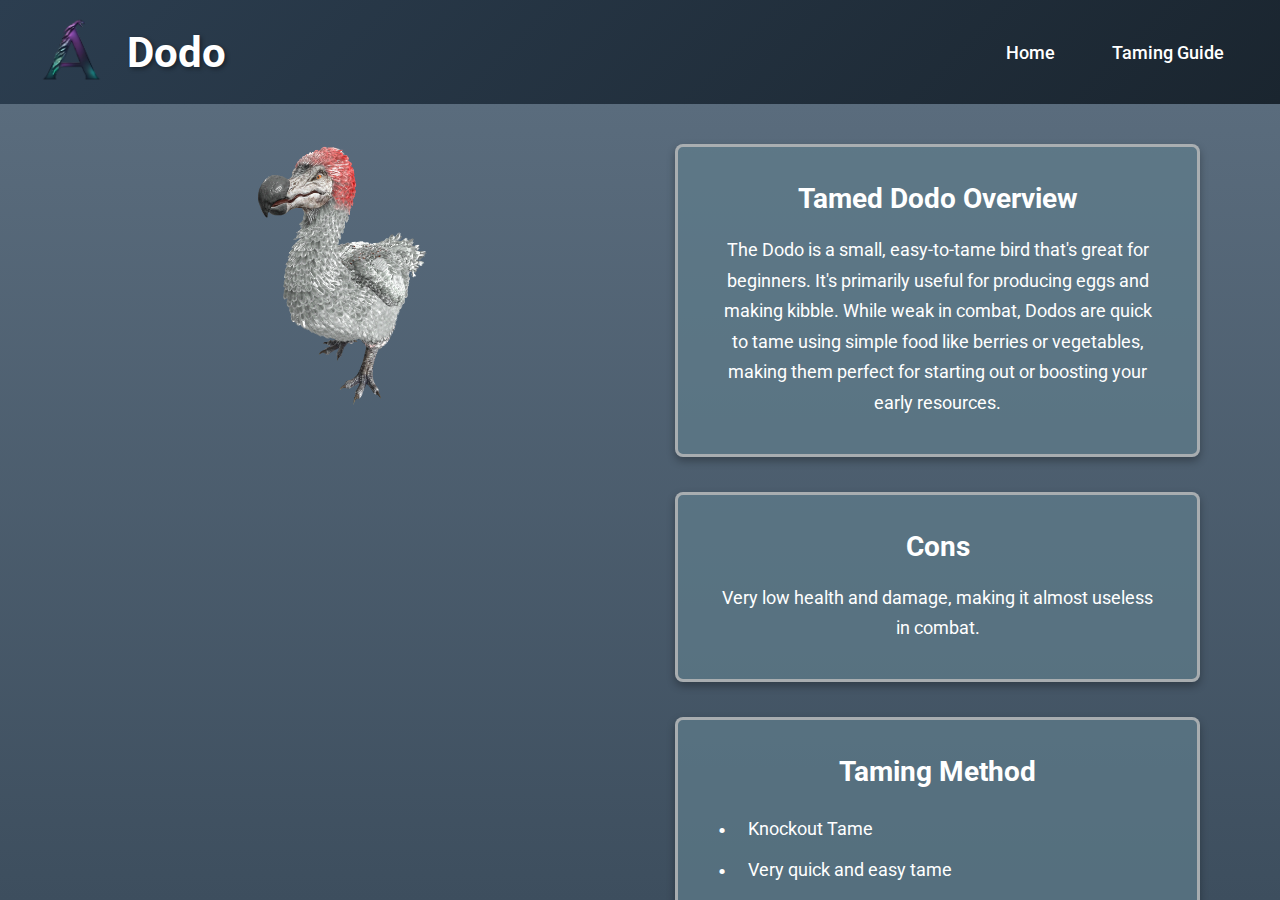
<file: dodo.html>
<!DOCTYPE html>
<html lang="en">
<head>
  <meta charset="UTF-8">
  <meta name="viewport" content="width=device-width, initial-scale=1.0">
  <meta name="description" content="Dodo taming guide for ARK: Survival Evolved. Learn how to tame a Dodo, its strengths, weaknesses, and best uses.">
  <meta name="keywords" content="Dodo, ARK Dodo, tame Dodo, Dodo ARK guide">
  <title>Dodo - ARK Spyglass</title>
  <link rel="stylesheet" href="style.css">
</head>
<body>
<!-- Header -->
<div class="header">
  <a href="index.html">
    <img src="image_4.png" alt="ARK Logo" class="logo">
  </a>
  <h1 class="header-title">Dodo</h1> 
  <nav class="header-nav">
    <a href="index.html">Home</a>
    <a href="taming-guide.html">Taming Guide</a>
  </nav>
</div>

  <!-- Detail Page -->
  <div class="detail-content">
    <div class="detail-layout">
      <!-- Image -->
      <div class="detail-left">
        <img src="image_5.png" alt="Dodo" class="dino-image">
        <div class="image-space"></div>
      </div>
      
      <!-- All Text Boxes -->
      <div class="detail-right">
        <div class="info-box">
          <h2>Tamed Dodo Overview</h2>
          <p>The Dodo is a small, easy-to-tame bird that's great for beginners. It's primarily useful for producing eggs and making kibble. While weak in combat, Dodos are quick to tame using simple food like berries or vegetables, making them perfect for starting out or boosting your early resources.</p>
        </div>
        
        <div class="info-box">
          <h2>Cons</h2>
          <p>Very low health and damage, making it almost useless in combat.</p>
        </div>
        
        <div class="info-box">
          <h2>Taming Method</h2>
          <ul>
            <li>Knockout Tame</li>
            <li>Very quick and easy tame</li>
            <li>Mejoberry</li>
          </ul>
        </div>
      </div>
    </div>
  </div>
</body>
<script src="search.js"></script>
</html>
</file>
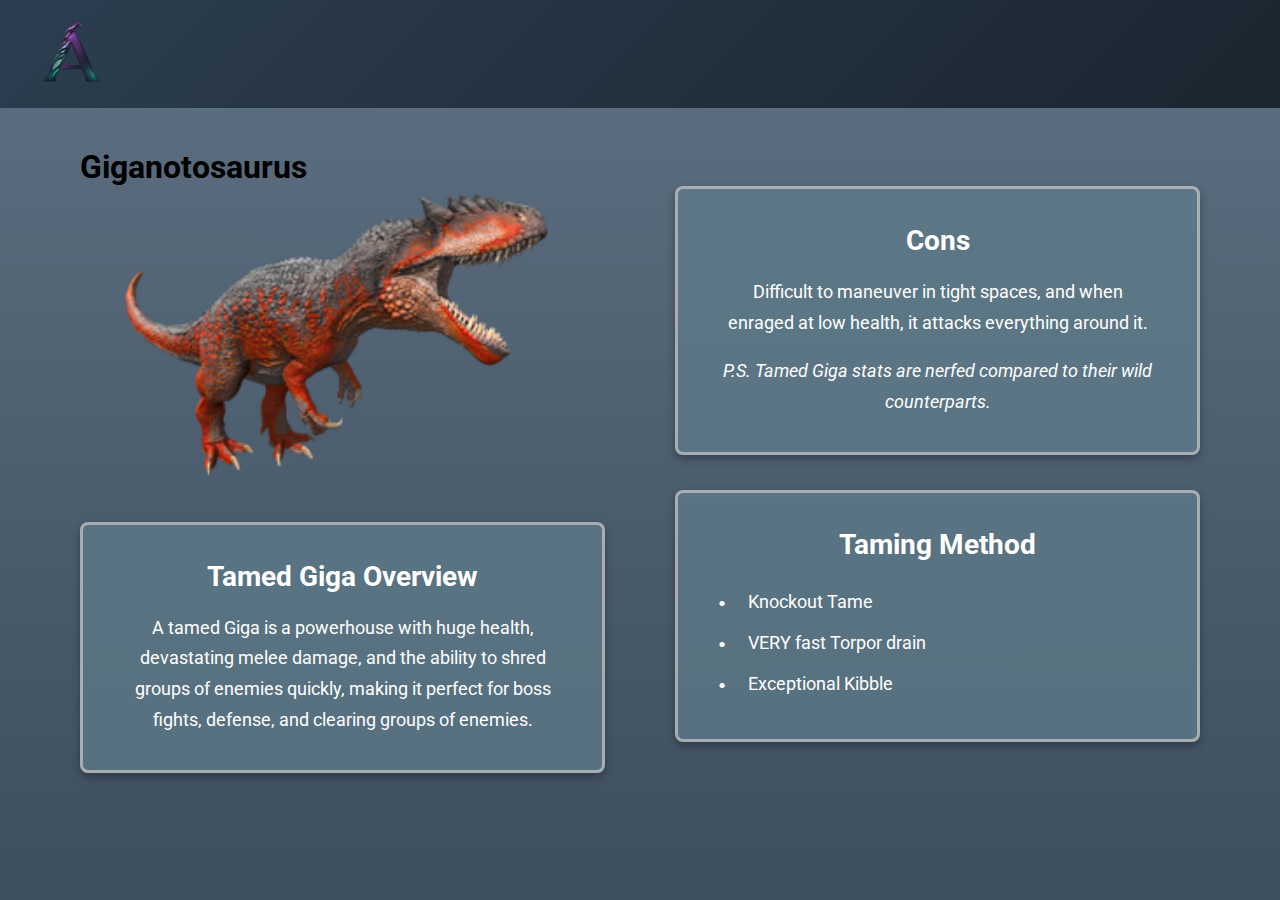
<file: giga.html>
<!DOCTYPE html>
<html lang="en">
<head>
  <meta charset="UTF-8">
  <meta name="viewport" content="width=device-width, initial-scale=1.0">
  <title>Giganotosaurus - ARK Spyglass</title>
  <link rel="stylesheet" href="style.css">
</head>
<body>
  <!-- Header Section -->
  <div class="header">
    <a href="index.html">
      <img src="image_4.png" alt="ARK Logo" class="logo">
    </a>
  </div>

  <!-- Detail Page Content -->
  <div class="detail-content">
    <h1 class="detail-title">Giganotosaurus</h1>
    
    <div class="detail-layout">
      <!-- Left Column -->
      <div class="detail-left">
        <img src="image_6.png" alt="Giganotosaurus" class="dino-image">
        
        <div class="info-box">
          <h2>Tamed Giga Overview</h2>
          <p>A tamed Giga is a powerhouse with huge health, devastating melee damage, and the ability to shred groups of enemies quickly, making it perfect for boss fights, defense, and clearing groups of enemies.</p>
        </div>
      </div>
      
      <!-- Right Column -->
      <div class="detail-right">
        <div class="info-box">
          <h2>Cons</h2>
          <p>Difficult to maneuver in tight spaces, and when enraged at low health, it attacks everything around it.</p>
          <p class="note">P.S. Tamed Giga stats are nerfed compared to their wild counterparts.</p>
        </div>
        
        <div class="info-box">
          <h2>Taming Method</h2>
          <ul>
            <li>Knockout Tame</li>
            <li>VERY fast Torpor drain</li>
            <li>Exceptional Kibble</li>
          </ul>
        </div>
      </div>
    </div>
  </div>
</body>
</html>
</file>
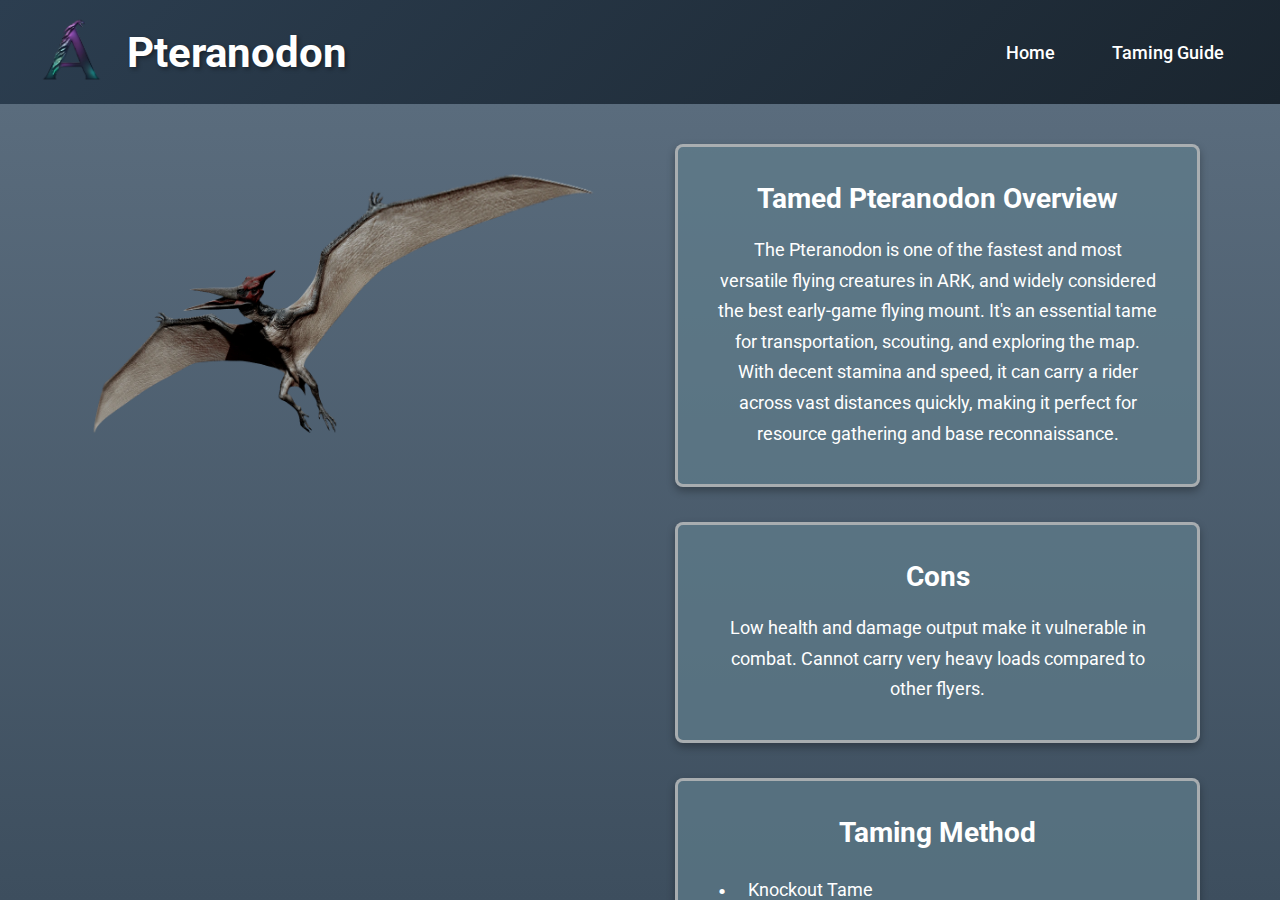
<file: pteran.html>
<!DOCTYPE html>
<html lang="en">
<head>
  <meta charset="UTF-8">
  <meta name="viewport" content="width=device-width, initial-scale=1.0">
  <meta name="description" content="Pteranodon taming guide for ARK: Survival Evolved. The best early-game flying mount. Learn taming methods and flight strategies.">
  <meta name="keywords" content="Pteranodon, Ptera, ARK flyer, flying mount, tame Pteranodon">
  <title>Pteranodon - ARK Spyglass</title>
  <link rel="stylesheet" href="style.css">
</head>
<body>
<!-- Header -->
<div class="header">
  <a href="index.html">
    <img src="image_4.png" alt="ARK Logo" class="logo">
  </a>
  <h1 class="header-title">Pteranodon</h1> 
  <nav class="header-nav">
    <a href="index.html">Home</a>
    <a href="taming-guide.html">Taming Guide</a>
  </nav>
</div>

  <!-- Page Content -->
  <div class="detail-content">
    <div class="detail-layout">
      <!-- Image -->
      <div class="detail-left">
        <img src="image_7.png" alt="Pteranodon" class="dino-image">
        <div class="image-space"></div>
      </div>
      
      <!-- All Text Boxes -->
      <div class="detail-right">
        <div class="info-box">
          <h2>Tamed Pteranodon Overview</h2>
          <p>The Pteranodon is one of the fastest and most versatile flying creatures in ARK, and widely considered the best early-game flying mount. It's an essential tame for transportation, scouting, and exploring the map. With decent stamina and speed, it can carry a rider across vast distances quickly, making it perfect for resource gathering and base reconnaissance.</p>
        </div>
        
        <div class="info-box">
          <h2>Cons</h2>
          <p>Low health and damage output make it vulnerable in combat. Cannot carry very heavy loads compared to other flyers.</p>
        </div>
        
        <div class="info-box">
          <h2>Taming Method</h2>
          <ul>
            <li>Knockout Tame</li>
            <li>Regular Kibble or Raw Mutton</li>
            <li>Bola to immobilize before tranqing</li>
          </ul>
        </div>
      </div>
    </div>
  </div>
</body>
<script src="search.js"></script>
</html>
</file>
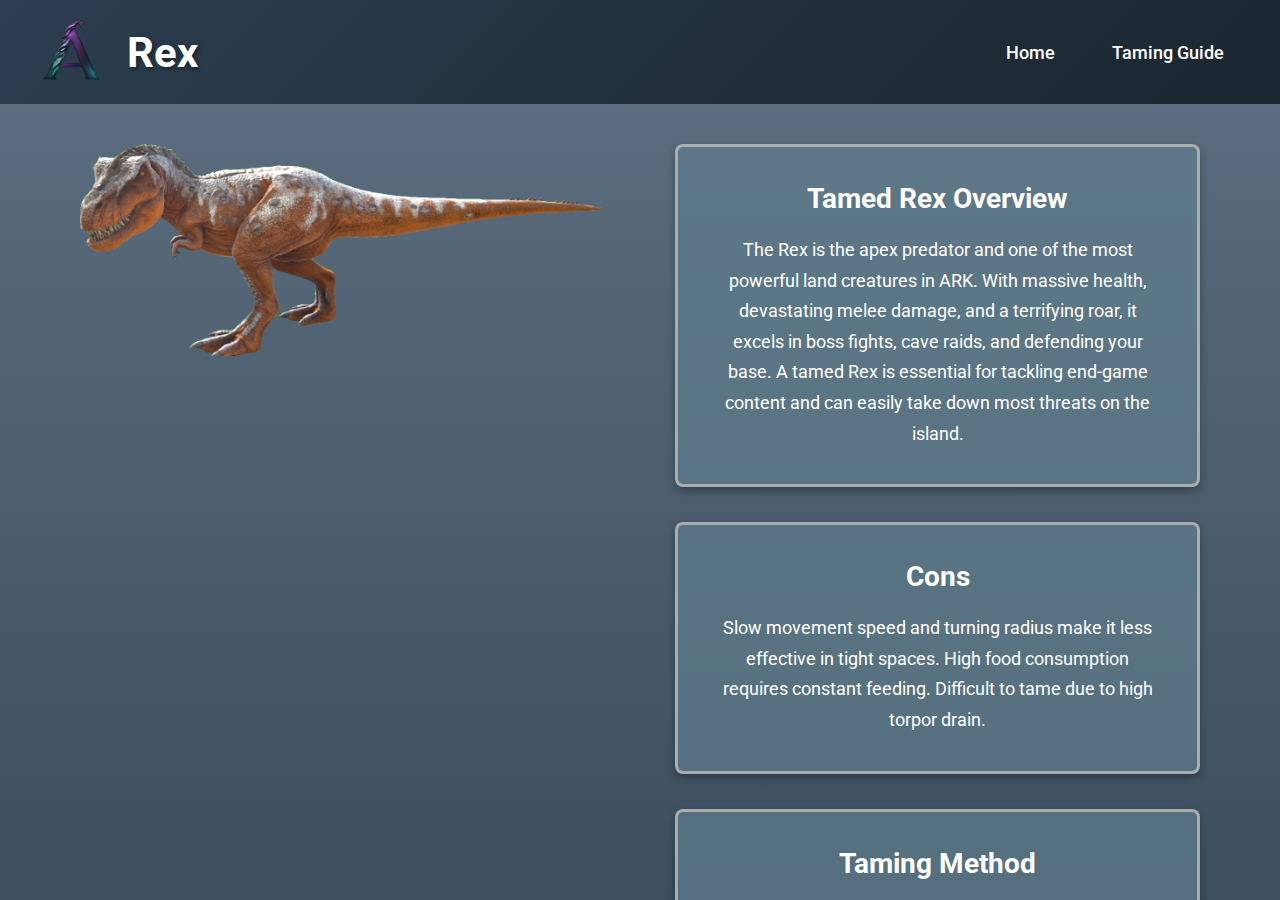
<file: rex.html>
<!DOCTYPE html>
<html lang="en">
<head>
  <meta charset="UTF-8">
  <meta name="viewport" content="width=device-width, initial-scale=1.0">
  <meta name="description" content="Rex taming guide for ARK: Survival Evolved. Master taming the apex predator, T-Rex stats, and boss fight strategies.">
  <meta name="keywords" content="Rex, T-Rex, Tyrannosaurus, ARK Rex, tame Rex, boss fight">
  <title>Rex - ARK Spyglass</title>
  <link rel="stylesheet" href="style.css">
</head>
<body>
<!-- Header -->
<div class="header">
  <a href="index.html">
    <img src="image_4.png" alt="ARK Logo" class="logo">
  </a>
  <h1 class="header-title">Rex</h1> 
  <nav class="header-nav">
    <a href="index.html">Home</a>
    <a href="taming-guide.html">Taming Guide</a>
  </nav>
</div>

  <!-- Detail Page -->
  <div class="detail-content">
    <div class="detail-layout">
      <!-- Image -->
      <div class="detail-left">
        <img src="image_8.png" alt="Rex" class="dino-image">
        <div class="image-space"></div>
      </div>
      
      <!-- All Text Boxes -->
      <div class="detail-right">
        <div class="info-box">
          <h2>Tamed Rex Overview</h2>
          <p>The Rex is the apex predator and one of the most powerful land creatures in ARK. With massive health, devastating melee damage, and a terrifying roar, it excels in boss fights, cave raids, and defending your base. A tamed Rex is essential for tackling end-game content and can easily take down most threats on the island.</p>
        </div>
        
        <div class="info-box">
          <h2>Cons</h2>
          <p>Slow movement speed and turning radius make it less effective in tight spaces. High food consumption requires constant feeding. Difficult to tame due to high torpor drain.</p>
        </div>
        
        <div class="info-box">
          <h2>Taming Method</h2>
          <ul>
            <li>Knockout Tame</li>
            <li>Exceptional Kibble or Raw Mutton</li>
            <li>Very high torpor - requires lots of narcotics</li>
          </ul>
        </div>
      </div>
    </div>
  </div>
</body>
<script src="search.js"></script>
</html>
</file>
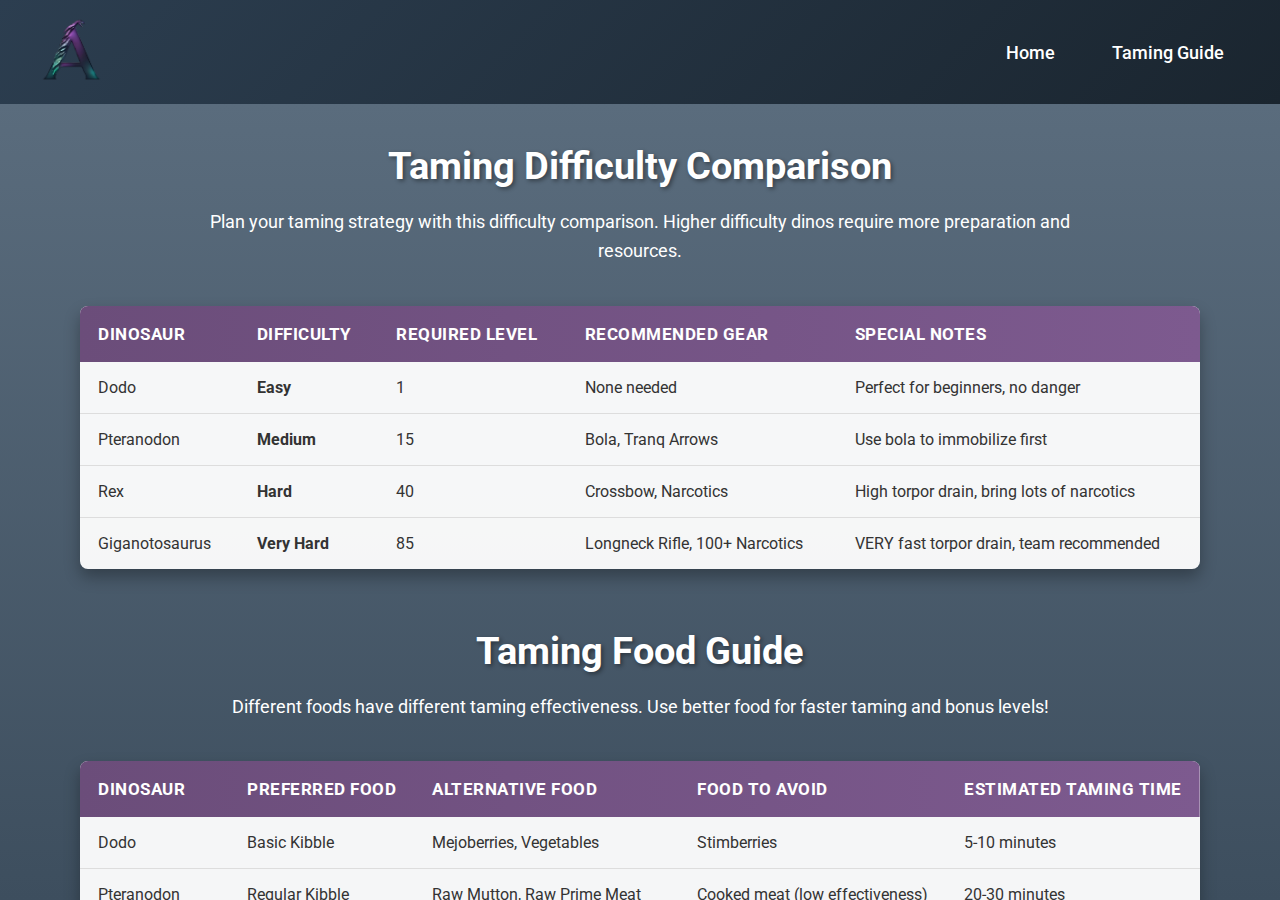
<file: taming-guide.html>
<!DOCTYPE html>
<html lang="en">
<head>
  <meta charset="UTF-8">
  <meta name="viewport" content="width=device-width, initial-scale=1.0">
  <meta name="description" content="ARK Taming Guide - Learn the difficulty, requirements, and strategies for taming dinosaurs in ARK: Survival Evolved.">
  <meta name="keywords" content="ARK taming, taming guide, dinosaur difficulty, ARK tips">
  <title>Taming Guide - ARK Spyglass</title>
  <link rel="stylesheet" href="style.css">
</head>
<body>
<!-- Header Section -->
<div class="header">
  <a href="index.html">
    <img src="image_4.png" alt="ARK Logo" class="logo">
  </a>
  <nav class="header-nav">
    <a href="index.html">Home</a>
    <a href="taming-guide.html">Taming Guide</a>
  </nav>
</div>

  <!-- Guide Content -->
  <div class="detail-content">
    <h2 class="guide-section-title">Taming Difficulty Comparison</h2>
    <p class="guide-intro">Plan your taming strategy with this difficulty comparison. Higher difficulty dinos require more preparation and resources.</p>
    
    <table class="taming-table">
      <thead>
        <tr>
          <th>Dinosaur</th>
          <th>Difficulty</th>
          <th>Required Level</th>
          <th>Recommended Gear</th>
          <th>Special Notes</th>
        </tr>
      </thead>
      <tbody>
        <tr>
          <td>Dodo</td>
          <td class="difficulty-easy">Easy</td>
          <td>1</td>
          <td>None needed</td>
          <td>Perfect for beginners, no danger</td>
        </tr>
        <tr>
          <td>Pteranodon</td>
          <td class="difficulty-medium">Medium</td>
          <td>15</td>
          <td>Bola, Tranq Arrows</td>
          <td>Use bola to immobilize first</td>
        </tr>
        <tr>
          <td>Rex</td>
          <td class="difficulty-hard">Hard</td>
          <td>40</td>
          <td>Crossbow, Narcotics</td>
          <td>High torpor drain, bring lots of narcotics</td>
        </tr>
        <tr>
          <td>Giganotosaurus</td>
          <td class="difficulty-veryhard">Very Hard</td>
          <td>85</td>
          <td>Longneck Rifle, 100+ Narcotics</td>
          <td>VERY fast torpor drain, team recommended</td>
        </tr>
      </tbody>
    </table>

    <h2 class="guide-section-title">Taming Food Guide</h2>
    <p class="guide-intro">Different foods have different taming effectiveness. Use better food for faster taming and bonus levels!</p>
    
    <table class="taming-table">
      <thead>
        <tr>
          <th>Dinosaur</th>
          <th>Preferred Food</th>
          <th>Alternative Food</th>
          <th>Food to Avoid</th>
          <th>Estimated Taming Time</th>
        </tr>
      </thead>
      <tbody>
        <tr>
          <td>Dodo</td>
          <td>Basic Kibble</td>
          <td>Mejoberries, Vegetables</td>
          <td>Stimberries</td>
          <td>5-10 minutes</td>
        </tr>
        <tr>
          <td>Pteranodon</td>
          <td>Regular Kibble</td>
          <td>Raw Mutton, Raw Prime Meat</td>
          <td>Cooked meat (low effectiveness)</td>
          <td>20-30 minutes</td>
        </tr>
        <tr>
          <td>Rex</td>
          <td>Exceptional Kibble</td>
          <td>Raw Mutton, Raw Prime Meat</td>
          <td>Raw meat (very slow)</td>
          <td>2-3 hours</td>
        </tr>
        <tr>
          <td>Giganotosaurus</td>
          <td>Exceptional Kibble</td>
          <td>Raw Mutton (not recommended)</td>
          <td>Anything except kibble</td>
          <td>4-6 hours</td>
        </tr>
      </tbody>
    </table>

    <div class="guide-tips">
      <h3>General Taming Tips</h3>
      <ul>
        <li>Always bring extra narcotics or narcoberries to keep the dino unconscious</li>
        <li>Higher quality food (kibble) tames faster and gives better stats</li>
        <li>Build a taming pen for dangerous creatures to keep them contained</li>
        <li>Monitor torpor levels - don't let them wake up!</li>
        <li>Protect your tame from other predators during the process</li>
      </ul>
    </div>
  </div>
</body>
<script src="search.js"></script>
</html>
</file>
<file: style.css>
@import url('https://fonts.googleapis.com/css2?family=Roboto:wght@300;400;500;700&display=swap');
* {
  margin: 0;
  padding: 0;
  box-sizing: border-box;
}

body {
  font-family: 'Roboto', sans-serif;
  height: 100vh;
  display: flex;
  flex-direction: column;
  overflow: hidden;
}

/* Header */
.header {
  background: linear-gradient(135deg, #2c3e50 0%, #1a252f 100%);
  padding: 15px 40px;
  height: 12vh;
  display: flex;
  align-items: center;
  gap: 25px;
}

.logo {
  height: 70px;
  width: auto;
}

.header-title {
  font-size: 42px;
  font-weight: bold;
  color: white;
  text-shadow: 2px 2px 4px rgba(0,0,0,0.4);
  margin: 0;
}

/* Search */
.search-section {
  background: linear-gradient(90deg, #6b4d7a 0%, #7d5a8f 100%);
  padding: 15px 40px;
  display: flex;
  align-items: center;
  justify-content: flex-end;
}

.search-bar {
  background: white;
  padding: 10px 20px;
  border: none;
  border-radius: 4px;
  font-size: 18px;
  width: 350px;
  text-align: center;
  color: #333;
  font-weight: 400;
}

.search-bar::placeholder {
  color: #333;
}

/* Main Content */
.main-content {
  background: linear-gradient(180deg, #b8c6d0 0%, #5a7a8f 100%);
  flex: 1;
  padding: 25px 40px 40px;
  display: flex;
  flex-direction: column;
  align-items: center;
  text-align: center;
  position: relative;
  overflow: hidden;
}

.spyglass-icon {
  width: 130px;
  height: auto;
  margin-bottom: 15px;
}

.main-title {
  font-size: 56px;
  font-weight: bold;
  color: white;
  margin-bottom: 10px;
  text-shadow: 2px 2px 4px rgba(0,0,0,0.4);
}

.subtitle {
  font-size: 24px;
  color: #2c3e50;
  font-weight: 500;
  margin-bottom: 30px;
}

/* Dossier Cards */
.dossier-container {
  display: flex;
  gap: 50px;
  justify-content: center;
  align-items: center;
  margin-top: 10px;
}

.dossier-card {
  width: 450px;
  height: auto;
  border-radius: 8px;
  cursor: pointer;
  text-decoration: none;
  display: block;
}

.dossier-card img {
  width: 100%;
  height: auto;
  border-radius: 8px;
  transition: transform 0.3s ease;
  display: block;
}

.dossier-card:hover img {
  transform: scale(1.1);
}

/* Make logo clickable */
.header a {
  text-decoration: none;
  display: inline-block;
}

/* Detail Page Styles */
.detail-content {
  background: linear-gradient(180deg, #5a6c7d 0%, #3d4e5e 100%);
  min-height: calc(100vh - 12vh);
  padding: 40px 80px 50px;
  overflow-y: auto;
}

.detail-layout {
  display: grid;
  grid-template-columns: 1fr 1fr;
  column-gap: 70px;
  max-width: 1500px;
  margin: 0 auto;
  align-items: start;
}

.detail-left {
  grid-column: 1;
  display: flex;
  flex-direction: column;
  gap: 40px;
}

.detail-right {
  grid-column: 2;
  display: flex;
  flex-direction: column;
  gap: 35px;
}

.dino-image {
  width: 100%;
  max-width: 550px;
  height: auto;
  display: block;
  margin-left: 0;
}

.image-space {
  min-height: 80px;
}

.info-box {
  background: rgba(96, 125, 139, 0.7);
  border: 3px solid rgba(189, 189, 189, 0.8);
  border-radius: 8px;
  padding: 35px 40px;
  box-shadow: 0 4px 8px rgba(0,0,0,0.3);
  min-height: 160px;
}

.info-box h2 {
  font-size: 28px;
  font-weight: bold;
  color: white;
  margin-bottom: 20px;
  text-align: center;
}

.info-box p {
  font-size: 18px;
  color: white;
  line-height: 1.7;
  text-align: center;
}

.info-box ul {
  list-style: none;
  padding: 0;
}

.info-box li {
  font-size: 18px;
  color: white;
  padding: 10px 0;
  position: relative;
  padding-left: 30px;
}

.info-box li::before {
  content: "•";
  position: absolute;
  left: 0;
  font-weight: bold;
  font-size: 22px;
}

.note {
  margin-top: 18px;
  font-style: italic;
}

.giga-image {
  max-width: 480px !important;
}

/* Search Dropdown */
.search-section {
  position: relative;
}

.search-dropdown {
  position: absolute;
  top: 100%;
  right: 40px;
  width: 350px;
  background: #1a1a1a;
  border: 2px solid #8e44ad;
  border-radius: 4px;
  box-shadow: 0 4px 8px rgba(0,0,0,0.2);
  display: none;
  z-index: 1000;
  max-height: 300px;
  overflow-y: auto;
  margin-top: 5px;
}

.dropdown-item {
  padding: 12px 20px;
  cursor: pointer;
  color: white;
  font-size: 16px;
  border-bottom: 1px solid #333;
}

.dropdown-item:last-child {
  border-bottom: none;
}

.dropdown-item:hover {
  background: #8e44ad;
  color: white;
}

/* Footer Links */
.footer-links {
  position: absolute;
  bottom: 20px;
  left: 40px;
  right: 40px;
  display: flex;
  justify-content: space-between;
  align-items: flex-end;
}

.footer-left {
  display: flex;
  flex-direction: column;
  gap: 8px;
}

.footer-left p {
  font-size: 16px;
  color: white;
  margin: 0;
}

.external-link {
  color: #9b59b6;
  text-decoration: none;
  font-weight: 500;
  transition: color 0.3s ease;
}

.external-link:hover {
  color: #8e44ad;
  text-decoration: underline;
}

.footer-right {
  display: flex;
  align-items: center;
  gap: 15px;
}

.discord-text {
  font-size: 18px;
  color: white;
  font-weight: 500;
  margin: 0;
  text-shadow: 1px 1px 2px rgba(0,0,0,0.3);
}

.discord-link img {
  width: 70px;
  height: 70px;
  transition: transform 0.3s ease, filter 0.3s ease;
  filter: drop-shadow(0 2px 4px rgba(0,0,0,0.3));
}

.discord-link img:hover {
  transform: scale(1.15);
  filter: drop-shadow(0 4px 8px rgba(0,0,0,0.5));
}

/* Mobile Friendly Stuff */
@media screen and (max-width: 768px) {
  /* Header */
  .header {
    padding: 10px 20px;
    height: 10vh;
  }
  
  .logo {
    height: 50px;
  }
  
  .header-title {
    font-size: 28px;
  }
  
  /* Search Section */
  .search-section {
    padding: 10px 20px;
  }
  
  .search-bar {
    width: 100%;
    font-size: 16px;
  }
  
  .search-dropdown {
    right: 20px;
    width: calc(100% - 40px);
  }
  
  /* Main Content */
  .main-content {
    padding: 20px;
  }
  
  .spyglass-icon {
    width: 80px;
  }
  
  .main-title {
    font-size: 36px;
  }
  
  .subtitle {
    font-size: 18px;
  }
  
  /* Dossier Cards */
  .dossier-container {
    flex-direction: column;
    gap: 30px;
  }
  
  .dossier-card {
    width: 100%;
    max-width: 350px;
  }
  
  /* Footer Links */
  .footer-links {
    flex-direction: column;
    align-items: flex-start;
    gap: 15px;
    bottom: 10px;
    left: 20px;
    right: 20px;
  }
  
  .footer-left {
    gap: 5px;
  }
  
  .footer-left p {
    font-size: 14px;
  }
  
  .footer-right {
    gap: 10px;
  }
  
  .discord-text {
    font-size: 16px;
  }
  
  .discord-link img {
    width: 50px;
    height: 50px;
  }
  
  /* Detail Pages */
  .detail-content {
    padding: 20px;
  }
  
  .detail-layout {
    grid-template-columns: 1fr;
    gap: 20px;
  }
  
  .detail-left,
  .detail-right {
    grid-column: 1;
  }
  
  .dino-image {
    max-width: 100%;
    margin: 0 auto;
  }
  
  .giga-image {
    max-width: 100% !important;
  }
  
  .image-space {
    min-height: 20px;
  }
  
  .info-box {
    padding: 20px 25px;
  }
  
  .info-box h2 {
    font-size: 24px;
  }
  
  .info-box p,
  .info-box li {
    font-size: 16px;
  }
}

/* Extra small phones */
@media screen and (max-width: 480px) {
  .header-title {
    font-size: 22px;
  }
  
  .main-title {
    font-size: 28px;
  }
  
  .subtitle {
    font-size: 16px;
  }
  
  .footer-left p {
    font-size: 12px;
  }
  
  .discord-text {
    font-size: 14px;
  }
}

/* Taming Guide Page */
.guide-section-title {
  font-size: 38px;
  font-weight: bold;
  color: white;
  text-align: center;
  margin-top: 50px;
  margin-bottom: 20px;
  text-shadow: 2px 2px 4px rgba(0,0,0,0.4);
}

.guide-section-title:first-of-type {
  margin-top: 0;
}

.guide-intro {
  font-size: 18px;
  color: white;
  text-align: center;
  margin-bottom: 40px;
  max-width: 900px;
  margin-left: auto;
  margin-right: auto;
  line-height: 1.6;
}

/* Table Styles */
.taming-table {
  width: 100%;
  max-width: 1300px;
  margin: 0 auto 60px;
  border-collapse: collapse;
  background: rgba(255, 255, 255, 0.95);
  border-radius: 8px;
  overflow: hidden;
  box-shadow: 0 8px 16px rgba(0,0,0,0.3);
}

.taming-table thead {
  background: linear-gradient(90deg, #6b4d7a 0%, #7d5a8f 100%);
}

.taming-table th {
  padding: 18px;
  text-align: left;
  font-size: 17px;
  font-weight: bold;
  color: white;
  text-transform: uppercase;
  letter-spacing: 0.5px;
}

.taming-table td {
  padding: 16px 18px;
  font-size: 16px;
  color: #333;
  border-bottom: 1px solid #ddd;
}

.taming-table tbody tr:last-child td {
  border-bottom: none;
}

.taming-table tbody tr:hover {
  background: #f0f0f0;
}

/* Difficulty Colors */
.difficulty-easy {
  color: #27ae60;
  font-weight: bold;
}

.difficulty-medium {
  color: #f39c12;
  font-weight: bold;
}

.difficulty-hard {
  color: #e74c3c;
  font-weight: bold;
}

.difficulty-veryhard {
  color: #8e44ad;
  font-weight: bold;
}

/* Guide Tips Section */
.guide-tips {
  background: rgba(96, 125, 139, 0.7);
  border: 3px solid rgba(189, 189, 189, 0.8);
  border-radius: 8px;
  padding: 35px 40px;
  max-width: 1300px;
  margin: 0 auto;
  box-shadow: 0 4px 8px rgba(0,0,0,0.3);
}

.guide-tips h3 {
  font-size: 28px;
  color: white;
  margin-bottom: 20px;
  text-align: center;
  font-weight: bold;
}

.guide-tips ul {
  list-style: none;
  padding: 0;
}

.guide-tips li {
  font-size: 18px;
  color: white;
  padding: 12px 0;
  position: relative;
  padding-left: 35px;
  line-height: 1.7;
}

.guide-tips li::before {
  content: "•";
  position: absolute;
  left: 0;
  color: white;
  font-weight: bold;
  font-size: 22px;
}

/* Mobile Responsive for Guide */
@media screen and (max-width: 768px) {
  .guide-section-title {
    font-size: 28px;
    margin-top: 30px;
  }
  
  .guide-intro {
    font-size: 16px;
  }
  
  .taming-table {
    font-size: 13px;
  }
  
  .taming-table th,
  .taming-table td {
    padding: 10px 8px;
  }
  
  .taming-table th {
    font-size: 14px;
  }
  
  .guide-tips {
    padding: 25px 20px;
  }
  
  .guide-tips h3 {
    font-size: 22px;
  }
  
  .guide-tips li {
    font-size: 16px;
  }
}

/* Header Navigation */
.header-nav {
  margin-left: auto;
  display: flex;
  gap: 25px;
}

.header-nav a {
  color: white;
  text-decoration: none;
  font-size: 18px;
  font-weight: 500;
  padding: 8px 16px;
  border-radius: 4px;
  transition: background 0.3s ease;
}

.header-nav a:hover {
  background: rgba(155, 89, 182, 0.3);
}

/* Mobile Navigation */
@media screen and (max-width: 768px) {
  .header-nav {
    gap: 15px;
  }
  
  .header-nav a {
    font-size: 14px;
    padding: 6px 12px;
  }
}
</file>
